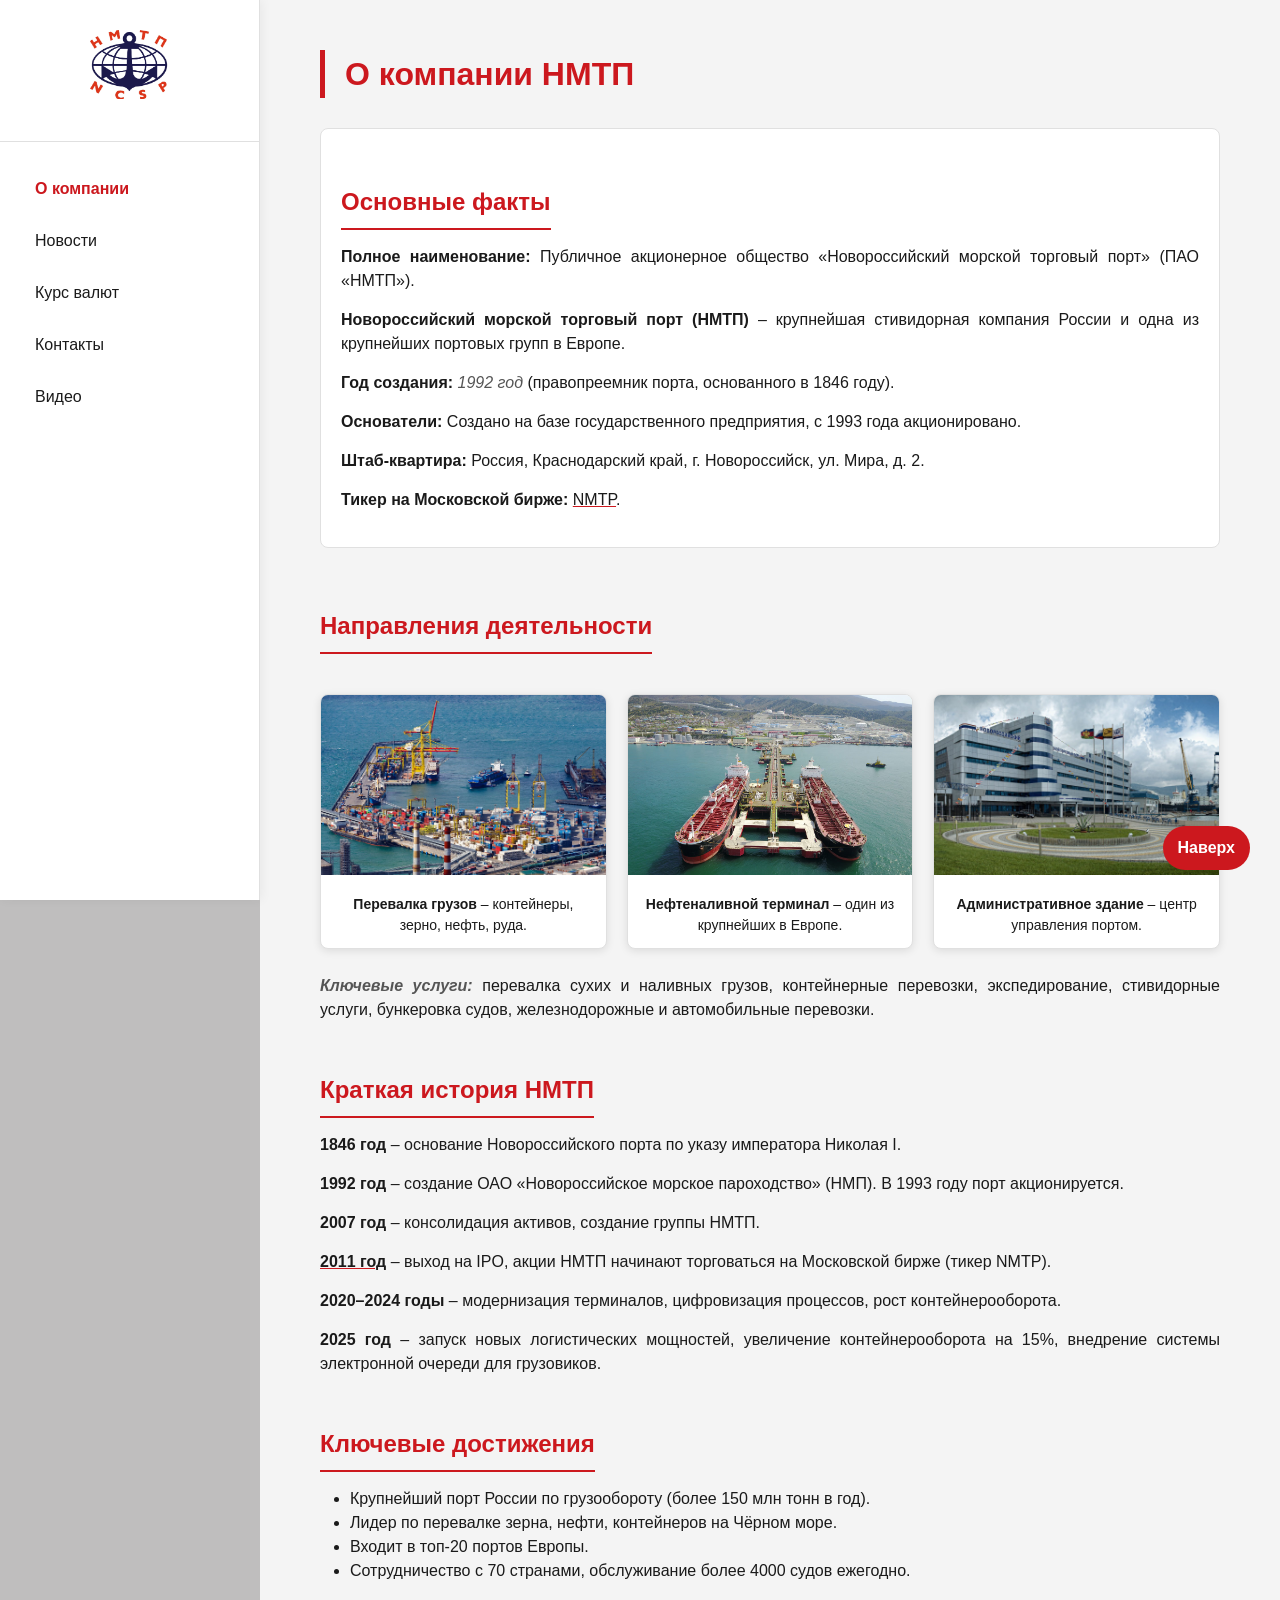
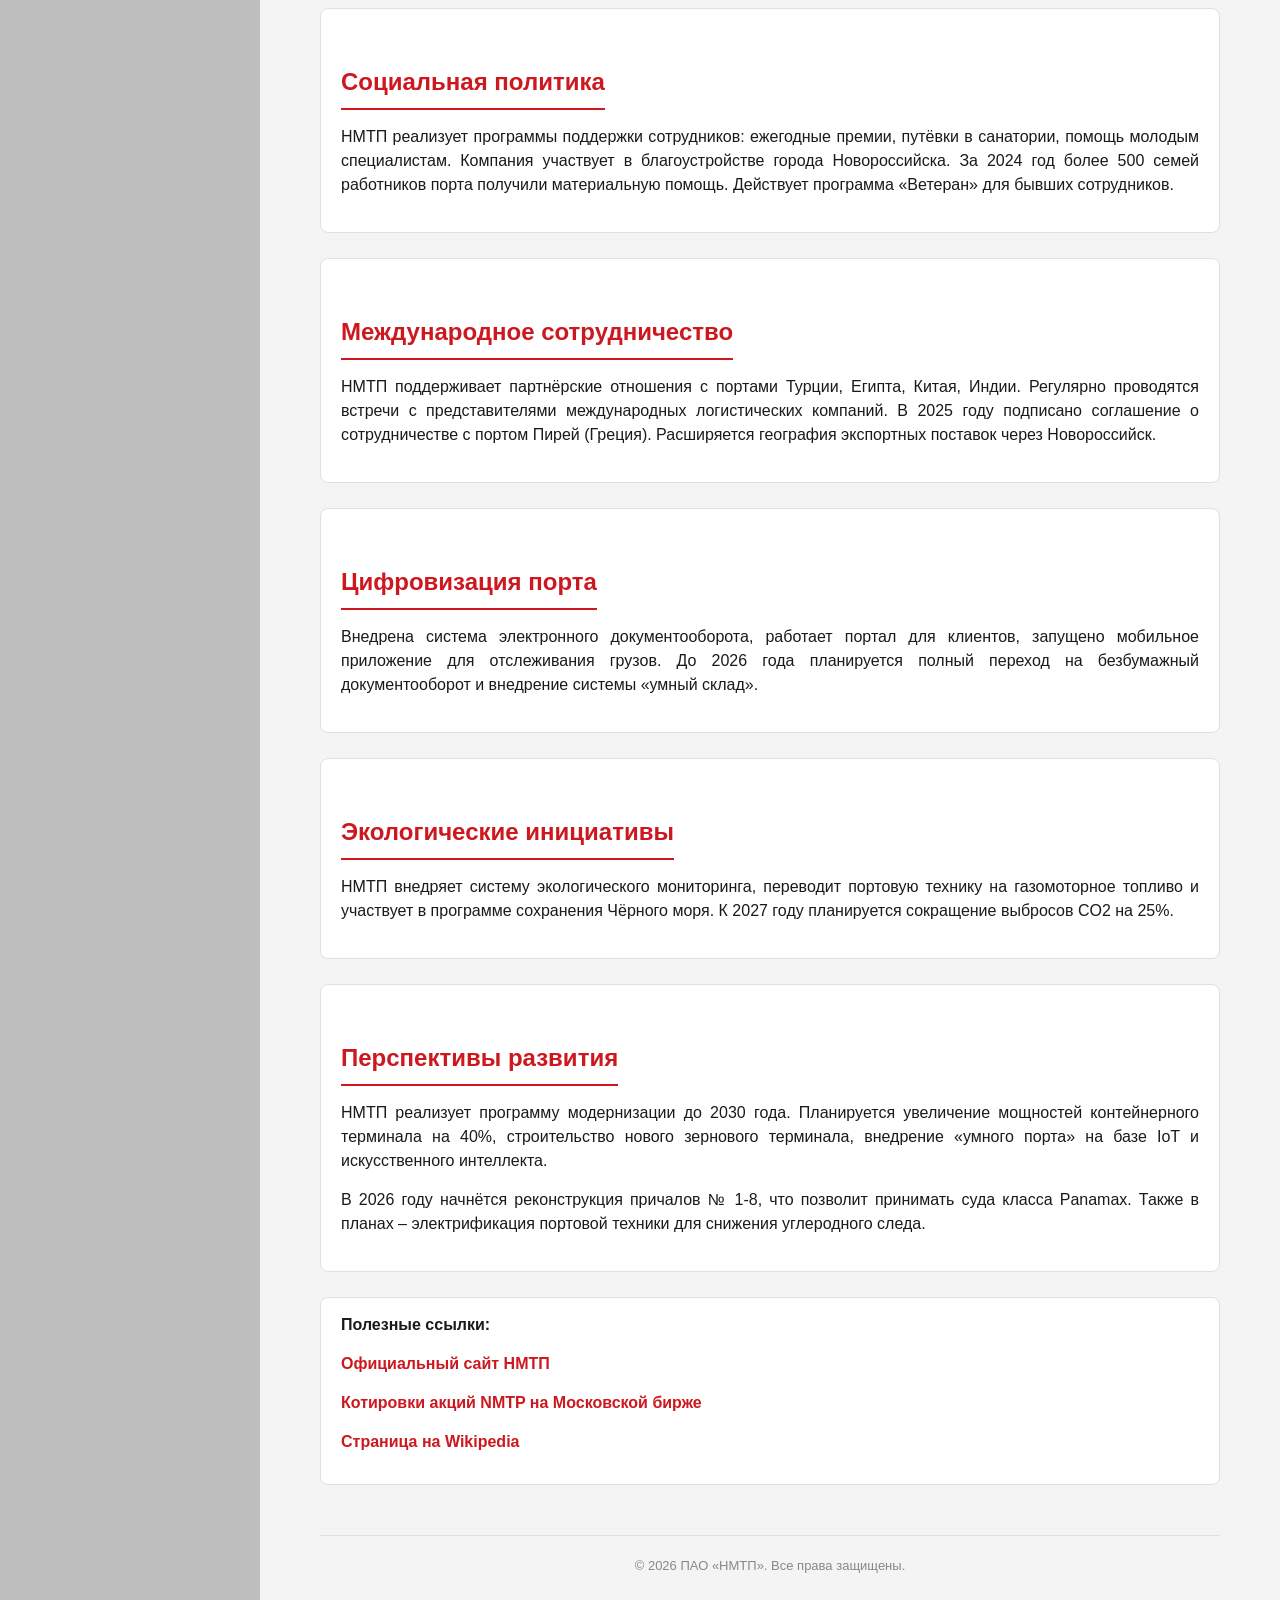
<file: index.html>
<!DOCTYPE html>
<html lang="ru">
<head>
    <meta charset="UTF-8">
    <meta name="viewport" content="width=device-width, initial-scale=1.0">
    <title>НМТП (ПАО)</title>
    <link rel="stylesheet" href="main.css">
    <link rel="shortcut icon" href="favicon.ico" type="image/x-icon">
    <link rel="icon" href="favicon-16x16.png">
    <link rel="icon" href="favicon-32x32.png">
</head>
<body>
    <div class="sidebar">
        <div class="logo-area">
            <img src="ПАО__НМТП.jpg" alt="Логотип НМТП">
        </div>
        <ul class="menu">
            <li><a href="index.html" class="nav-link active">О компании</a></li>
            <li><a href="news.html" class="nav-link">Новости</a></li>
            <li><a href="currency.html" class="nav-link">Курс валют</a></li>
            <li><a href="contacts.html" class="nav-link">Контакты</a></li>
            <li><a href="video.html" class="nav-link">Видео</a></li>
        </ul>
    </div>
    <div class="content">
        <h1>О компании НМТП</h1>

        <div class="info">
            <h2>Основные факты</h2>

             <p>
                <span class="bold">Полное наименование:</span> Публичное акционерное общество
                «Новороссийский морской торговый порт» (ПАО «НМТП»).
            </p>
            <p>
                <span class="bold">Новороссийский морской торговый порт (НМТП)</span> – крупнейшая
                стивидорная компания России и одна из крупнейших портовых групп в Европе.
            </p>
            <p>
                <span class="bold">Год создания:</span> <span class="italic">1992 год</span>
                (правопреемник порта, основанного в 1846 году).
            </p>
            <p>
                <span class="bold">Основатели:</span> Создано на базе государственного предприятия, с 1993 года акционировано.
            </p>
            <p>
                <span class="bold">Штаб-квартира:</span> Россия, Краснодарский край, г. Новороссийск, ул. Мира, д. 2.
            </p>
            <p>
                <span class="bold">Тикер на Московской бирже:</span> <span class="underline">NMTP</span>.
            </p>
        </div>
        <h2>Направления деятельности</h2>
        <div class="image">
            <div class="image-card">
                <img src="image1.jpg" alt="Контейнерный терминал">
                <p>
                    <span class="bold">Перевалка грузов</span> – контейнеры, зерно, нефть, руда.
                </p>
            </div>
            <div class="image-card">
                <img src="image2.jpg" alt="Нефтяной терминал">
                <p>
                    <span class="bold">Нефтеналивной терминал</span> – один из крупнейших в Европе.
                </p>
            </div>
            <div class="image-card">
                <img src="image3.jpg" alt="Здание управления">
                <p>
                    <span class="bold">Административное здание</span> – центр управления портом.
                </p>
            </div>
        </div>
        <p>
            <span class="bold italic">Ключевые услуги:</span> перевалка сухих и наливных грузов,
            контейнерные перевозки, экспедирование, стивидорные услуги, бункеровка судов, железнодорожные
            и автомобильные перевозки.
        </p>
        <h2>Краткая история НМТП</h2>
        <p>
            <span class="bold">1846 год</span> – основание Новороссийского порта по указу императора Николая I.
        </p>
        <p>
            <span class="bold">1992 год</span> – создание ОАО «Новороссийское морское пароходство» (НМП).
            В 1993 году порт акционируется.
        </p>
        <p>
            <span class="bold">2007 год</span> – консолидация активов, создание группы НМТП.
        </p>
        <p>
            <span class="bold underline">2011 год</span> – выход на IPO, акции НМТП начинают
            торговаться на Московской бирже (тикер NMTP).
        </p>
        <p>
            <span class="bold">2020–2024 годы</span> – модернизация терминалов, цифровизация
            процессов, рост контейнерооборота.
        </p>
        <p>
            <span class="bold">2025 год</span> – запуск новых логистических мощностей, увеличение контейнерооборота на 15%,
            внедрение системы электронной очереди для грузовиков.
        </p>
        <h2>Ключевые достижения</h2>
        <ul style="margin-left: 30px; margin-bottom: 20px;">
            <li>Крупнейший порт России по грузообороту (более 150 млн тонн в год).</li>
            <li>Лидер по перевалке зерна, нефти, контейнеров на Чёрном море.</li>
            <li>Входит в топ-20 портов Европы.</li>
            <li>Сотрудничество с 70 странами, обслуживание более 4000 судов ежегодно.</li>
        </ul>
        <div class="info">
            <h2>Социальная политика</h2>
            <p>
                НМТП реализует программы поддержки сотрудников: ежегодные премии, путёвки в санатории,
                помощь молодым специалистам. Компания участвует в благоустройстве города Новороссийска.
                За 2024 год более 500 семей работников порта получили материальную помощь. Действует программа
                «Ветеран» для бывших сотрудников.
            </p>
        </div>

        <div class="info">
            <h2>Международное сотрудничество</h2>
            <p>
                НМТП поддерживает партнёрские отношения с портами Турции, Египта, Китая, Индии. Регулярно
                проводятся встречи с представителями международных логистических компаний. В 2025 году подписано
                соглашение о сотрудничестве с портом Пирей (Греция). Расширяется география экспортных поставок
                через Новороссийск.
            </p>
        </div>

        <div class="info">
            <h2>Цифровизация порта</h2>
            <p>
                Внедрена система электронного документооборота, работает портал для клиентов, запущено мобильное
                приложение для отслеживания грузов. До 2026 года планируется полный переход на безбумажный документооборот
                и внедрение системы «умный склад».
            </p>
        </div>
        <div class="info">
            <h2>Экологические инициативы</h2>
            <p>
                НМТП внедряет систему экологического мониторинга, переводит портовую технику на газомоторное топливо и участвует в
                программе сохранения Чёрного моря. К 2027 году планируется сокращение выбросов CO2 на 25%.
            </p>
        </div>
        <div class="info">
            <h2>Перспективы развития</h2>
            <p>
                НМТП реализует программу модернизации до 2030 года. Планируется увеличение мощностей контейнерного терминала на 40%, строительство
                нового зернового терминала, внедрение «умного порта» на базе IoT и искусственного интеллекта.
            </p>
            <p>
                В 2026 году начнётся реконструкция причалов № 1-8, что позволит принимать суда класса Panamax. Также в планах – электрификация
                портовой техники для снижения углеродного следа.
            </p>
        </div>
        <div class="links">
            <p>
                <span class="bold">Полезные ссылки:</span>
            </p>
            <p>
                <a href="https://www.nmtp.info" target="_blank">Официальный сайт НМТП</a>
            </p>
            <p>
                <a href="https://www.moex.com/ru/issue.aspx?code=NMTP" target="_blank">Котировки акций NMTP на Московской бирже</a>
            </p>
            <p>
                <a href="https://ru.wikipedia.org/wiki/Новороссийский_морской_торговый_порт" target="_blank">Страница на Wikipedia</a>
            </p>
        </div>
        <footer>
            &copy; 2026 ПАО «НМТП». Все права защищены.
        </footer>
    </div>
    <a href="#" class="go-top">Наверх</a>
    <script>
        document.querySelector('.go-top').addEventListener('click', function(e) {
            e.preventDefault();
            window.scrollTo({
                top: 0,
                behavior: 'smooth'
            });
        });
    </script>
</body>
</html>
</file>
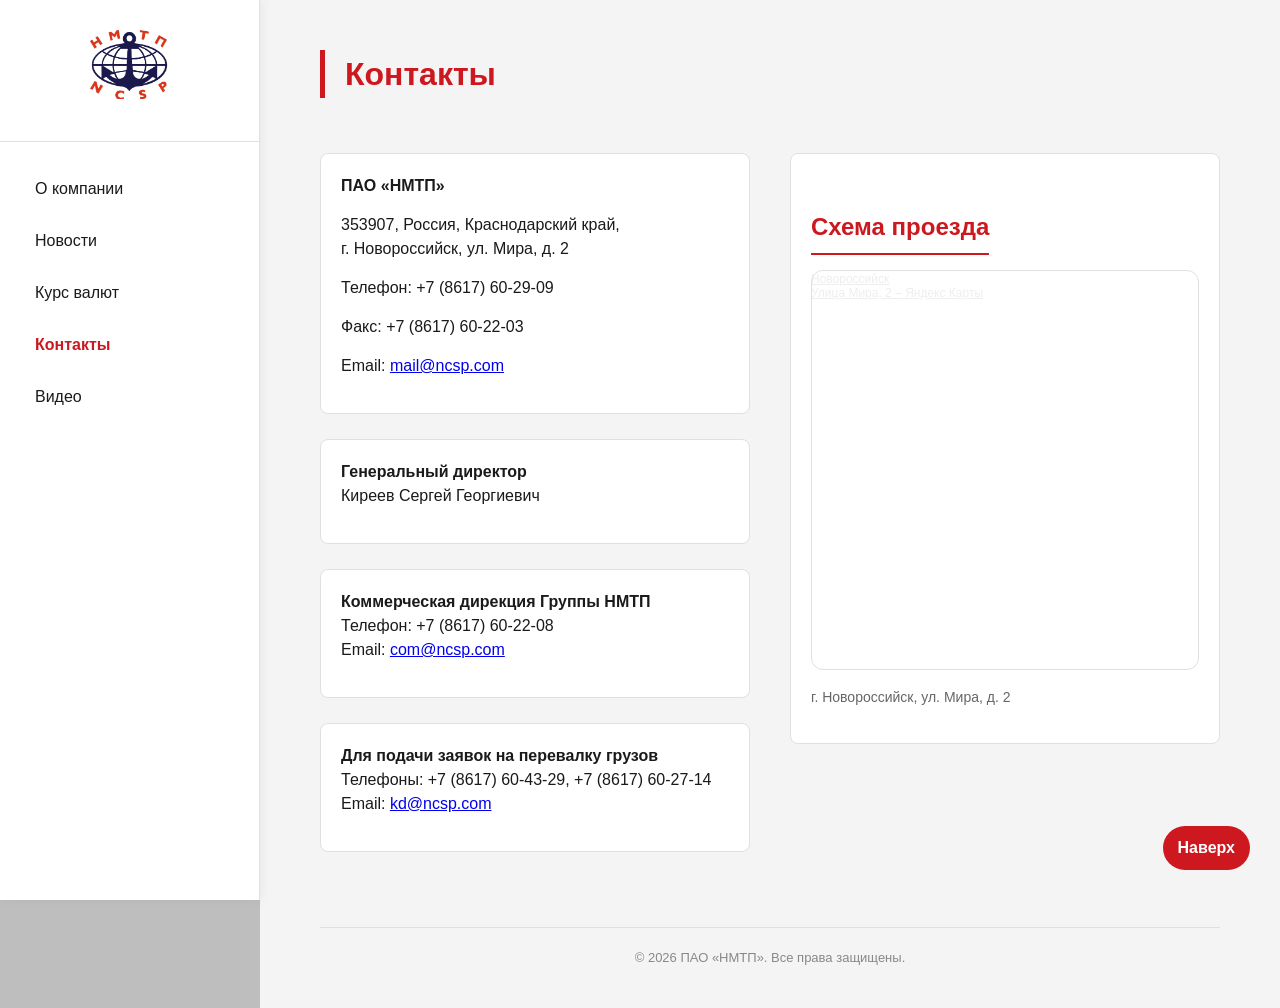
<file: contacts.html>
<!DOCTYPE html>
<html lang="ru">
<head>
    <meta charset="UTF-8">
    <meta name="viewport" content="width=device-width, initial-scale=1.0">
    <title>Контакты</title>
    <link rel="stylesheet" href="main.css">
    <link rel="shortcut icon" href="favicon.ico" type="image/x-icon">
    <link rel="icon" href="favicon-16x16.png">
    <link rel="icon" href="favicon-32x32.png">
    <style>
        .contacts-grid {
            display: flex;
            gap: 40px;
            margin: 30px 0;
            flex-wrap: wrap;
        }
        .contacts-info {
            flex: 1;
            min-width: 280px;
        }
        .map-container {
            flex: 1;
            min-width: 300px;
        }
        .map-container iframe {
            width: 100%;
            height: 400px;
            border: 1px solid #e0e0e0;
            border-radius: 12px;
        }
        .requisites {
            margin-top: 30px;
            background: #f9f9f9;
            padding: 20px;
            border-radius: 12px;
            border: 1px solid #e0e0e0;
        }
    </style>
</head>
<body>
    <div class="sidebar">
        <div class="logo-area">
            <img src="ПАО__НМТП.jpg" alt="Логотип НМТП">
        </div>
        <ul class="menu">
            <li><a href="index.html" class="nav-link">О компании</a></li>
            <li><a href="news.html" class="nav-link">Новости</a></li>
            <li><a href="currency.html" class="nav-link">Курс валют</a></li>
            <li><a href="contacts.html" class="nav-link active">Контакты</a></li>
            <li><a href="video.html" class="nav-link">Видео</a></li>
        </ul>
    </div>
    <div class="content">
        <h1>Контакты</h1>

        <div class="contacts-grid">
            <div class="contacts-info">
                <div class="info">
                    <p><span class="bold">ПАО «НМТП»</span></p>
                    <p>353907, Россия, Краснодарский край,<br>г. Новороссийск, ул. Мира, д. 2</p>
                    <p>Телефон: +7 (8617) 60-29-09</p>
                    <p>Факс: +7 (8617) 60-22-03</p>
                    <p>Email: <a href="mailto:mail@ncsp.com">mail@ncsp.com</a></p>
                </div>

                <div class="info" style="margin-top: 20px;">
                    <p><span class="bold">Генеральный директор</span><br>Киреев Сергей Георгиевич</p>
                </div>

                <div class="info" style="margin-top: 20px;">
                    <p><span class="bold">Коммерческая дирекция Группы НМТП</span><br>
                    Телефон: +7 (8617) 60-22-08<br>
                    Email: <a href="mailto:com@ncsp.com">com@ncsp.com</a></p>
                </div>

                <div class="info" style="margin-top: 20px;">
                    <p><span class="bold">Для подачи заявок на перевалку грузов</span><br>
                    Телефоны: +7 (8617) 60-43-29, +7 (8617) 60-27-14<br>
                    Email: <a href="mailto:kd@ncsp.com">kd@ncsp.com</a></p>
                </div>
            </div>

            <div class="map-container">
                <div class="info">
                    <h2>Схема проезда</h2>
                    <div style="position:relative;overflow:hidden;">
                        <a href="https://yandex.ru/maps/970/novorossiysk/?utm_medium=mapframe&utm_source=maps" style="color:#eee;font-size:12px;position:absolute;top:0px;">Новороссийск</a>
                        <a href="https://yandex.ru/maps/970/novorossiysk/house/ulitsa_mira_2/Z04YcQBmS00AQFpufXtzdX9qZg==/?ll=37.776286%2C44.724392&utm_medium=mapframe&utm_source=maps&z=16.89" style="color:#eee;font-size:12px;position:absolute;top:14px;">Улица Мира, 2 – Яндекс Карты</a>
                        <iframe src="https://yandex.ru/map-widget/v1/?ll=37.776286%2C44.724392&mode=search&ol=geo&ouri=ymapsbm1%3A%2F%2Fgeo%3Fdata%3DCgg1NzAzNzk1NxJj0KDQvtGB0YHQuNGPLCDQmtGA0LDRgdC90L7QtNCw0YDRgdC60LjQuSDQutGA0LDQuSwg0J3QvtCy0L7RgNC-0YHRgdC40LnRgdC6LCDRg9C70LjRhtCwINCc0LjRgNCwLCAyIgoN6xoXQhXH5TJC&z=16.89" width="560" height="400" frameborder="1" allowfullscreen="true" style="position:relative;"></iframe>
                    </div>
                    <p style="margin-top: 10px; font-size: 14px; color: #666;">
                        г. Новороссийск, ул. Мира, д. 2
                    </p>
                </div>
            </div>
        </div>
        
        <footer style="margin-top: 50px;">
            &copy; 2026 ПАО «НМТП». Все права защищены.
        </footer>
    </div>

    <a href="#" class="go-top">Наверх</a>
    <script>
        document.querySelector('.go-top').addEventListener('click', function(e) {
            e.preventDefault();
            window.scrollTo({ top: 0, behavior: 'smooth' });
        });
    </script>
</body>
</html>
</file>
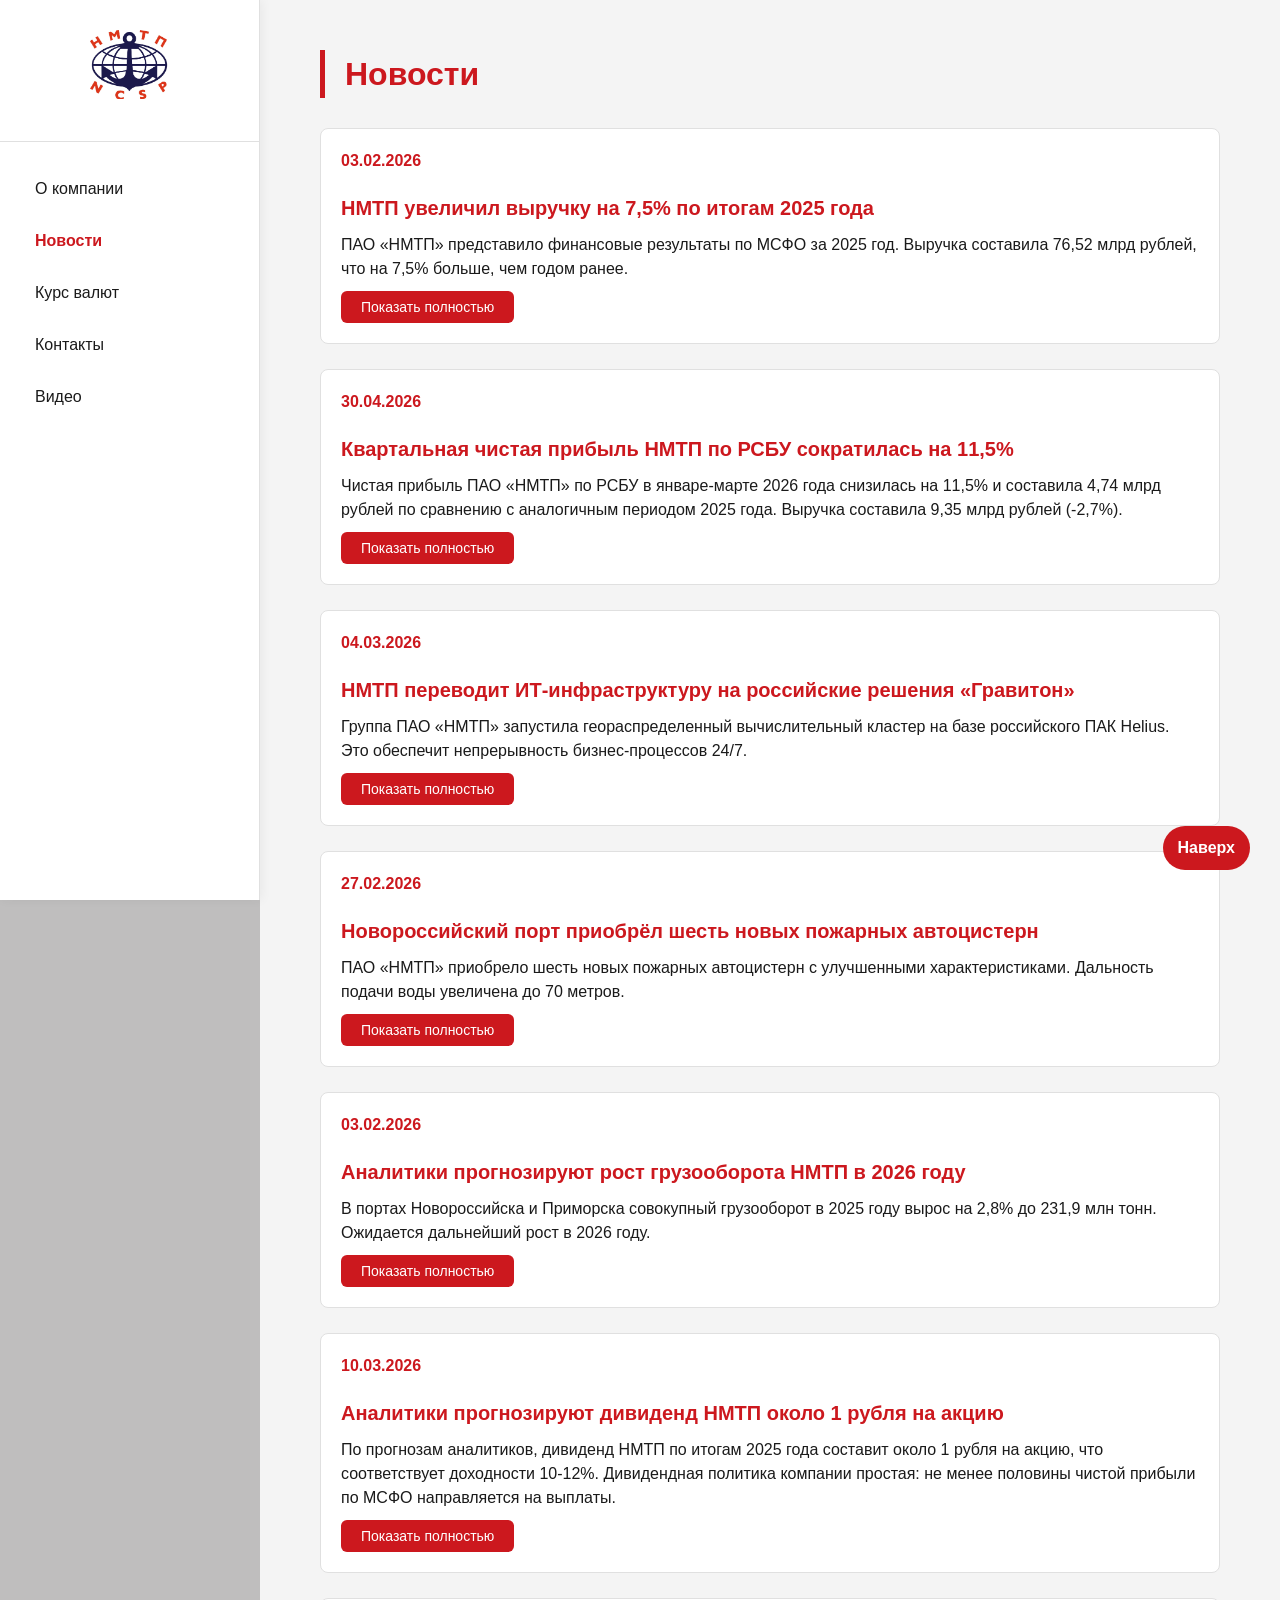
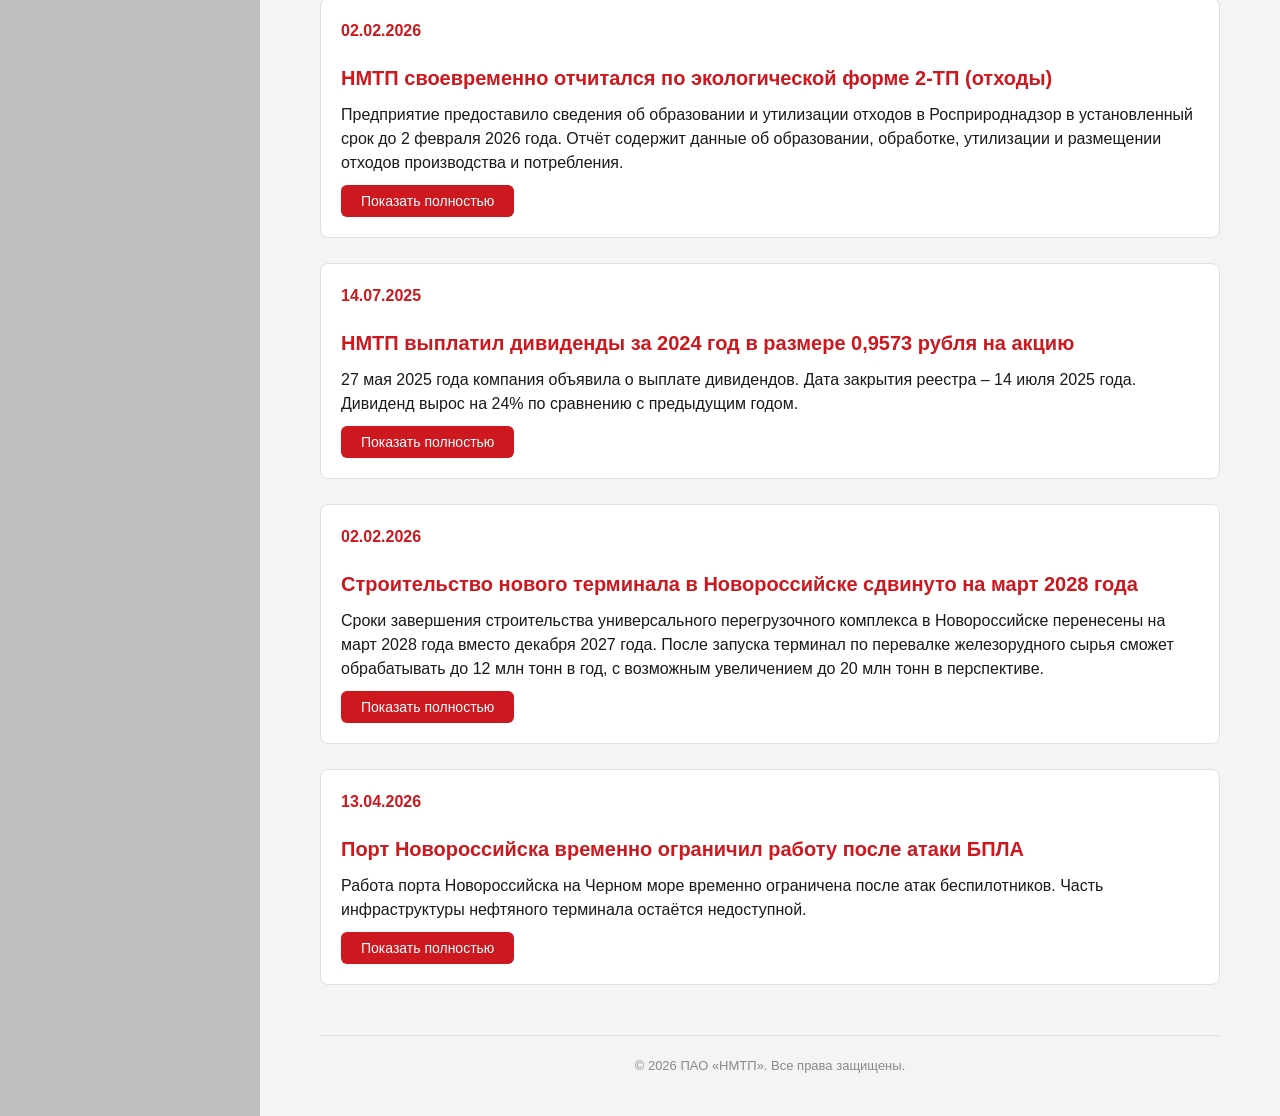
<file: news.html>
<!DOCTYPE html>
<html lang="ru">
<head>
    <meta charset="UTF-8">
    <meta name="viewport" content="width=device-width, initial-scale=1.0">
    <title>Новости</title>
    <link rel="stylesheet" href="main.css">
    <link rel="shortcut icon" href="favicon.ico" type="image/x-icon">
    <link rel="icon" href="favicon-16x16.png">
    <link rel="icon" href="favicon-32x32.png">
    <style>
        .show-btn {
            background-color: #cc181e;
            color: white;
            border: none;
            padding: 8px 20px;
            border-radius: 6px;
            cursor: pointer;
            font-size: 14px;
            transition: 0.3s;
            margin-top: 10px;
        }
        .show-btn:hover {
            background-color: #a00f14;
            transform: scale(1.02);
        }
    </style>
</head>
<body>
    <div class="sidebar">
        <div class="logo-area">
            <img src="ПАО__НМТП.jpg" alt="Логотип НМТП">
        </div>
        <ul class="menu">
            <li><a href="index.html" class="nav-link">О компании</a></li>
            <li><a href="news.html" class="nav-link active">Новости</a></li>
            <li><a href="currency.html" class="nav-link">Курс валют</a></li>
            <li><a href="contacts.html" class="nav-link">Контакты</a></li>
            <li><a href="video.html" class="nav-link">Видео</a></li>
        </ul>
    </div>
    <div class="content">
        <h1>Новости</h1>

        <div class="info">
            <div style="color: #cc181e; font-weight: bold;">03.02.2026</div>
            <h3>НМТП увеличил выручку на 7,5% по итогам 2025 года</h3>
            <div class="short">
                ПАО «НМТП» представило финансовые результаты по МСФО за 2025 год. Выручка составила 76,52 млрд рублей,
                что на 7,5% больше, чем годом ранее.
            </div>
            <div class="full" style="display: none;">
                ПАО «НМТП» представило финансовые результаты по МСФО за 2025 год. Выручка составила 76,52 млрд рублей,
                что на 7,5% больше, чем годом ранее. Чистая прибыль достигла 40,36 млрд рублей (+6,2%). Рост связан с
                увеличением перевалки наливных грузов и оптимизацией операционных расходов. Компания сохраняет лидерство
                среди стивидорных операторов России.
            </div>
            <button class="show-btn" onclick="toggleNews(this)">Показать полностью</button>
        </div>

        <div class="info">
            <div style="color: #cc181e; font-weight: bold;">30.04.2026</div>
            <h3>Квартальная чистая прибыль НМТП по РСБУ сократилась на 11,5%</h3>
            <div class="short">
                Чистая прибыль ПАО «НМТП» по РСБУ в январе-марте 2026 года снизилась на 11,5% и составила 4,74 млрд рублей
                по сравнению с аналогичным периодом 2025 года. Выручка составила 9,35 млрд рублей (-2,7%).
            </div>
            <div class="full" style="display: none;">
                Чистая прибыль ПАО «НМТП» по РСБУ в январе-марте 2026 года снизилась на 11,5% и составила 4,74 млрд рублей по
                сравнению с аналогичным периодом 2025 года. Выручка составила 9,35 млрд рублей (-2,7%). Снижение связано с
                сокращением перевалки зерна и угля. Объём долгосрочных обязательств на 31 марта 2026 года составил 10,02 млрд рублей.
                Компания продолжает модернизацию причалов.
            </div>
            <button class="show-btn" onclick="toggleNews(this)">Показать полностью</button>
        </div>

        <div class="info">
            <div style="color: #cc181e; font-weight: bold;">04.03.2026</div>
            <h3>НМТП переводит ИТ-инфраструктуру на российские решения «Гравитон»</h3>
            <div class="short">
                Группа ПАО «НМТП» запустила геораспределенный вычислительный кластер на базе российского ПАК Helius. Это обеспечит
                непрерывность бизнес-процессов 24/7.
            </div>
            <div class="full" style="display: none;">
                Группа ПАО «НМТП» запустила геораспределенный вычислительный кластер на базе российского ПАК Helius. Это обеспечит
                непрерывность бизнес-процессов 24/7. Ранее заказчик использовал зарубежную платформу виртуализации, но после прекращения
                поддержки возникли риски сбоев. Переход на импортонезависимое решение позволил получить надёжно работающую ИТ-инфраструктуру,
                обеспечивающую работу более 1800 работников предприятия.
            </div>
            <button class="show-btn" onclick="toggleNews(this)">Показать полностью</button>
        </div>

        <div class="info">
            <div style="color: #cc181e; font-weight: bold;">27.02.2026</div>
            <h3>Новороссийский порт приобрёл шесть новых пожарных автоцистерн</h3>
            <div class="short">
                ПАО «НМТП» приобрело шесть новых пожарных автоцистерн с улучшенными характеристиками. Дальность подачи воды увеличена
                до 70 метров.
            </div>
            <div class="full" style="display: none;">
                ПАО «НМТП» приобрело шесть новых пожарных автоцистерн с улучшенными характеристиками. Дальность подачи воды увеличена
                до 70 метров. Каждая автоцистерна обеспечена шестью тоннами воды и 500 литрами пенообразователя. У них дистанционное
                управление и адаптация к сложным погодным условиям. Раньше безопасность обеспечивали подрядные организации, теперь
                ставка делается на собственные ресурсы.
            </div>
            <button class="show-btn" onclick="toggleNews(this)">Показать полностью</button>
        </div>

        <div class="info">
            <div style="color: #cc181e; font-weight: bold;">03.02.2026</div>
            <h3>Аналитики прогнозируют рост грузооборота НМТП в 2026 году</h3>
            <div class="short">
                В портах Новороссийска и Приморска совокупный грузооборот в 2025 году вырос на 2,8% до 231,9 млн тонн. Ожидается
                дальнейший рост в 2026 году.
            </div>
            <div class="full" style="display: none;">
                В портах Новороссийска и Приморска совокупный грузооборот в 2025 году вырос на 2,8% до 231,9 млн тонн. Ожидается
                дальнейший рост в 2026 году. Рост связан с увеличением перевалки нефти в 4 квартале 2025 года на фоне послаблений
                соглашения ОПЕК+. Аналитики ждут дальнейшего роста из-за эффекта низкой базы и отмены эмбарго на экспорт нефтепродуктов
                с 1 марта 2026 года.
            </div>
            <button class="show-btn" onclick="toggleNews(this)">Показать полностью</button>
        </div>

        <div class="info">
            <div style="color: #cc181e; font-weight: bold;">10.03.2026</div>
            <h3>Аналитики прогнозируют дивиденд НМТП около 1 рубля на акцию</h3>
            <div class="short">
                По прогнозам аналитиков, дивиденд НМТП по итогам 2025 года составит около 1 рубля на акцию, что соответствует
                доходности 10-12%. Дивидендная политика компании простая: не менее половины чистой прибыли по МСФО направляется
                на выплаты.
            </div>
            <div class="full" style="display: none;">
                По прогнозам аналитиков, дивиденд НМТП по итогам 2025 года составит около 1 рубля на акцию, что соответствует
                доходности 10-12%. Дивидендная политика компании простая: не менее половины чистой прибыли по МСФО направляется
                на выплаты. С 2021 года дивиденды выросли с 54 копеек до 95,7 копейки на акцию по итогам 2024 года, среднегодовой
                темп роста около 15%.
            </div>
            <button class="show-btn" onclick="toggleNews(this)">Показать полностью</button>
        </div>

        <div class="info">
            <div style="color: #cc181e; font-weight: bold;">02.02.2026</div>
            <h3>НМТП своевременно отчитался по экологической форме 2-ТП (отходы)</h3>
            <div class="short">
                Предприятие предоставило сведения об образовании и утилизации отходов в Росприроднадзор в установленный срок
                до 2 февраля 2026 года. Отчёт содержит данные об образовании, обработке, утилизации и размещении отходов
                производства и потребления.
            </div>
            <div class="full" style="display: none;">
                Предприятие предоставило сведения об образовании и утилизации отходов в Росприроднадзор в установленный срок
                до 2 февраля 2026 года. Отчёт содержит данные об образовании, обработке, утилизации и размещении отходов
                производства и потребления. Срок был перенесён, так как 1 февраля 2026 года являлось выходным днём. Компания
                соблюдает экологическое законодательство.
            </div>
            <button class="show-btn" onclick="toggleNews(this)">Показать полностью</button>
        </div>

        <div class="info">
            <div style="color: #cc181e; font-weight: bold;">14.07.2025</div>
            <h3>НМТП выплатил дивиденды за 2024 год в размере 0,9573 рубля на акцию</h3>
            <div class="short">
                27 мая 2025 года компания объявила о выплате дивидендов. Дата закрытия реестра – 14 июля 2025 года. Дивиденд
                вырос на 24% по сравнению с предыдущим годом.
            </div>
            <div class="full" style="display: none;">
                27 мая 2025 года компания объявила о выплате дивидендов. Дата закрытия реестра – 14 июля 2025 года. Дивиденд
                вырос на 24% по сравнению с предыдущим годом. Выплата подтверждает приверженность компании дивидендной
                политике – направлять на дивиденды не менее 50% чистой прибыли по МСФО. Рост дивиденда связан с увеличением
                чистой прибыли в 2024 году.
            </div>
            <button class="show-btn" onclick="toggleNews(this)">Показать полностью</button>
        </div>

        <div class="info">
            <div style="color: #cc181e; font-weight: bold;">02.02.2026</div>
            <h3>Строительство нового терминала в Новороссийске сдвинуто на март 2028 года</h3>
            <div class="short">
                Сроки завершения строительства универсального перегрузочного комплекса в Новороссийске перенесены на март 2028 года
                вместо декабря 2027 года. После запуска терминал по перевалке железорудного сырья сможет обрабатывать до 12 млн тонн
                в год, с возможным увеличением до 20 млн тонн в перспективе.
            </div>
            <div class="full" style="display: none;">
                Сроки завершения строительства универсального перегрузочного комплекса в Новороссийске перенесены на март 2028 года
                вместо декабря 2027 года. После запуска терминал по перевалке железорудного сырья сможет обрабатывать до 12 млн тонн
                в год, с возможным увеличением до 20 млн тонн в перспективе. Несмотря на сдвиг сроков, проект остаётся стратегически
                важным для развития порта.
            </div>
            <button class="show-btn" onclick="toggleNews(this)">Показать полностью</button>
        </div>

        <div class="info">
            <div style="color: #cc181e; font-weight: bold;">13.04.2026</div>
            <h3>Порт Новороссийска временно ограничил работу после атаки БПЛА</h3>
            <div class="short">
                Работа порта Новороссийска на Черном море временно ограничена после атак беспилотников. Часть
                инфраструктуры нефтяного терминала остаётся недоступной.
            </div>
            <div class="full" style="display: none;">
                Работа порта Новороссийска на Черном море временно ограничена после атак беспилотников. Часть
                инфраструктуры нефтяного терминала остаётся недоступной. По данным агентства Bloomberg, на терминале «Шесхарис» не
                функционируют причалы №1 и №1а, которые используются для обслуживания крупных танкеров. Погрузка нефти ведётся только
                через причал №2, что существенно снижает экспортные возможности. До этого через порт отгружалось около 540 тысяч баррелей
                нефти в сутки.
            </div>
            <button class="show-btn" onclick="toggleNews(this)">Показать полностью</button>
        </div>
        <footer>
            &copy; 2026 ПАО «НМТП». Все права защищены.
        </footer>
    </div>
    <a href="#" class="go-top">Наверх</a>
    <script>
        function toggleNews(btn) {
            var parent = btn.parentNode;
            var shortDiv = parent.querySelector('.short');
            var fullDiv = parent.querySelector('.full');

            if (fullDiv.style.display === 'none') {
                fullDiv.style.display = 'block';
                shortDiv.style.display = 'none';
                btn.textContent = 'Скрыть';
            } else {
                fullDiv.style.display = 'none';
                shortDiv.style.display = 'block';
                btn.textContent = 'Показать полностью';
            }
        }

        document.querySelector('.go-top').addEventListener('click', function(e) {
            e.preventDefault();
            window.scrollTo({ top: 0, behavior: 'smooth' });
        });
    </script>
</body>
</html>
</file>
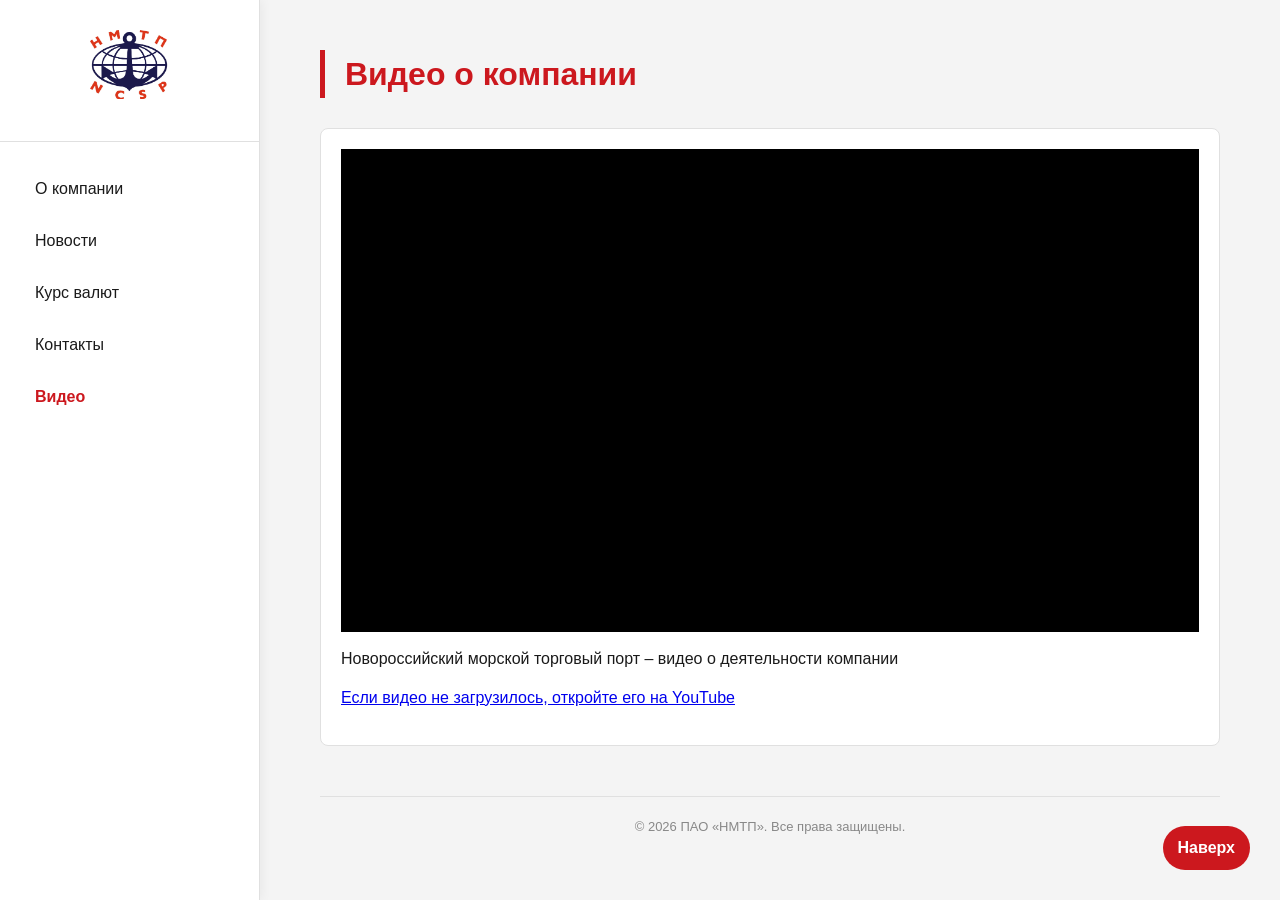
<file: video.html>
<!DOCTYPE html>
<html lang="ru">
<head>
    <meta charset="UTF-8">
    <meta name="viewport" content="width=device-width, initial-scale=1.0">
    <title>Видео</title>
    <link rel="stylesheet" href="main.css">
    <link rel="shortcut icon" href="favicon.ico" type="image/x-icon">
    <link rel="icon" href="favicon-16x16.png">
    <link rel="icon" href="favicon-32x32.png">
</head>
<body>
    <div class="sidebar">
        <div class="logo-area">
            <img src="ПАО__НМТП.jpg" alt="Логотип НМТП">
        </div>
        <ul class="menu">
            <li><a href="index.html" class="nav-link">О компании</a></li>
            <li><a href="news.html" class="nav-link">Новости</a></li>
            <li><a href="currency.html" class="nav-link">Курс валют</a></li>
            <li><a href="contacts.html" class="nav-link">Контакты</a></li>
            <li><a href="video.html" class="nav-link active">Видео</a></li>
        </ul>
    </div>
    <div class="content">
        <h1>Видео о компании</h1>

        <div class="info">
            <div style="position:relative; padding-bottom:56.25%; height:0; overflow:hidden; background:#000;">
                <iframe 
                    src="https://www.youtube-nocookie.com/embed/5AY4nj_aPuc" 
                    style="position:absolute; top:0; left:0; width:100%; height:100%;" 
                    frameborder="0" 
                    allow="accelerometer; autoplay; clipboard-write; encrypted-media; gyroscope; picture-in-picture; web-share" 
                    allowfullscreen>
                </iframe>
            </div>
            <p style="margin-top: 15px;">Новороссийский морской торговый порт – видео о деятельности компании</p>
            <p><a href="https://youtu.be/5AY4nj_aPuc" target="_blank">Если видео не загрузилось, откройте его на YouTube</a></p>
        </div>
        
        <footer style="margin-top: 50px;">
            &copy; 2026 ПАО «НМТП». Все права защищены.
        </footer>
    </div>

    <a href="#" class="go-top">Наверх</a>
    <script>
        document.querySelector('.go-top').addEventListener('click', function(e) {
            e.preventDefault();
            window.scrollTo({ top: 0, behavior: 'smooth' });
        });
    </script>
</body>
</html>
</file>
<file: main.css>
* {
    margin: 0;
    padding: 0;
    box-sizing: border-box;
}

body {
    font-family: 'Segoe UI', Tahoma, Geneva, Verdana, sans-serif;
    background-color: #bfbebe;
    color: #1a1a1a;
    line-height: 1.5;
}

.sidebar {
    position: fixed;
    left: 0;
    top: 0;
    width: 260px;
    height: 100vh;
    background-color: #ffffff;
    color: #1a1a1a;
    padding: 30px 0;
    overflow-y: auto;
    z-index: 100;
    box-shadow: 2px 0 10px rgba(0,0,0,0.05);
    border-right: 1px solid #e0e0e0;
}

.logo-area {
    text-align: center;
    padding: 0 20px 25px;
    border-bottom: 1px solid #e0e0e0;
    margin-bottom: 25px;
}

.logo-area img {
    max-width: 80px;
    margin-bottom: 10px;
}

.logo-area h2 {
    font-size: 18px;
    font-weight: 500;
    letter-spacing: 1px;
    color: #1a1a1a;
}

.menu {
    list-style: none;
}

.menu li {
    margin: 8px 15px;
}

.menu a {
    display: block;
    padding: 10px 20px;
    color: #1a1a1a;
    text-decoration: none;
    font-size: 16px;
    border-radius: 8px;
    transition: 0.3s;
}

.menu a:hover {
    background-color: transparent;
    color: #cc181e;
    transform: translateX(5px);
}

.menu .active {
    background-color: transparent;
    color: #cc181e;
    font-weight: bold;
}

.content {
    margin-left: 260px;
    padding: 40px 60px;
    min-height: 100vh;
    background-color: #f4f4f4;
}

h1 {
    font-size: 32px;
    color: #cc181e;
    border-left: 5px solid #cc181e;
    padding-left: 20px;
    margin-bottom: 30px;
    margin-top: 10px;
}

h2 {
    font-size: 24px;
    color: #cc181e;
    margin: 35px 0 15px 0;
    padding-bottom: 8px;
    border-bottom: 2px solid #cc181e;
    display: inline-block;
}

h3 {
    font-size: 20px;
    color: #cc181e;
    margin: 20px 0 10px 0;
}

p {
    margin-bottom: 15px;
    font-size: 16px;
    text-align: justify;
    color: #1a1a1a;
}

.info {
    background-color: #ffffff;
    padding: 20px;
    border-radius: 8px;
    margin: 25px 0;
    border: 1px solid #e0e0e0;
}

.image {
    display: flex;
    gap: 20px;
    margin: 25px 0;
    flex-wrap: wrap;
}

.image-card {
    flex: 1;
    min-width: 230px;
    background: #ffffff;
    border-radius: 8px;
    overflow: hidden;
    box-shadow: 0 2px 8px rgba(0,0,0,0.1);
    transition: transform 0.2s;
    border: 1px solid #e0e0e0;
}

.image-card:hover {
    transform: translateY(-5px);
}

.image-card img {
    width: 100%;
    height: 180px;
    object-fit: cover;
}

.image-card p {
    padding: 12px;
    text-align: center;
    font-size: 14px;
    margin: 0;
    color: #1a1a1a;
}

.bold {
    font-weight: 700;
    color: #1a1a1a;
}

.italic {
    font-style: italic;
    color: #555;
}

.underline {
    text-decoration: underline;
    text-decoration-color: #cc181e;
}

.links {
    margin: 25px 0;
    padding: 15px 20px;
    background: #ffffff;
    border: 1px solid #e0e0e0;
    border-radius: 8px;
}

.links a {
    color: #cc181e;
    text-decoration: none;
    font-weight: 600;
}

.links a:hover {
    text-decoration: underline;
}

.go-top {
    position: fixed;
    bottom: 30px;
    right: 30px;
    background-color: #cc181e;
    color: white;
    text-decoration: none;
    padding: 10px 15px;
    border-radius: 30px;
    font-size: 16px;
    font-weight: bold;
    transition: 0.3s;
    z-index: 99;
    border: none;
    cursor: pointer;
}

.go-top:hover {
    background-color: #a00f14;
    transform: scale(1.05);
}

footer {
    margin-top: 50px;
    padding-top: 20px;
    text-align: center;
    font-size: 13px;
    color: #888;
    border-top: 1px solid #e0e0e0;
}

@media (max-width: 768px) {
    .sidebar {
        width: 100%;
        height: auto;
        position: relative;
        border-right: none;
        border-bottom: 1px solid #e0e0e0;
    }
    .content {
        margin-left: 0;
        padding: 20px;
    }
    .go-top {
        bottom: 20px;
        right: 20px;
    }
}
</file>
